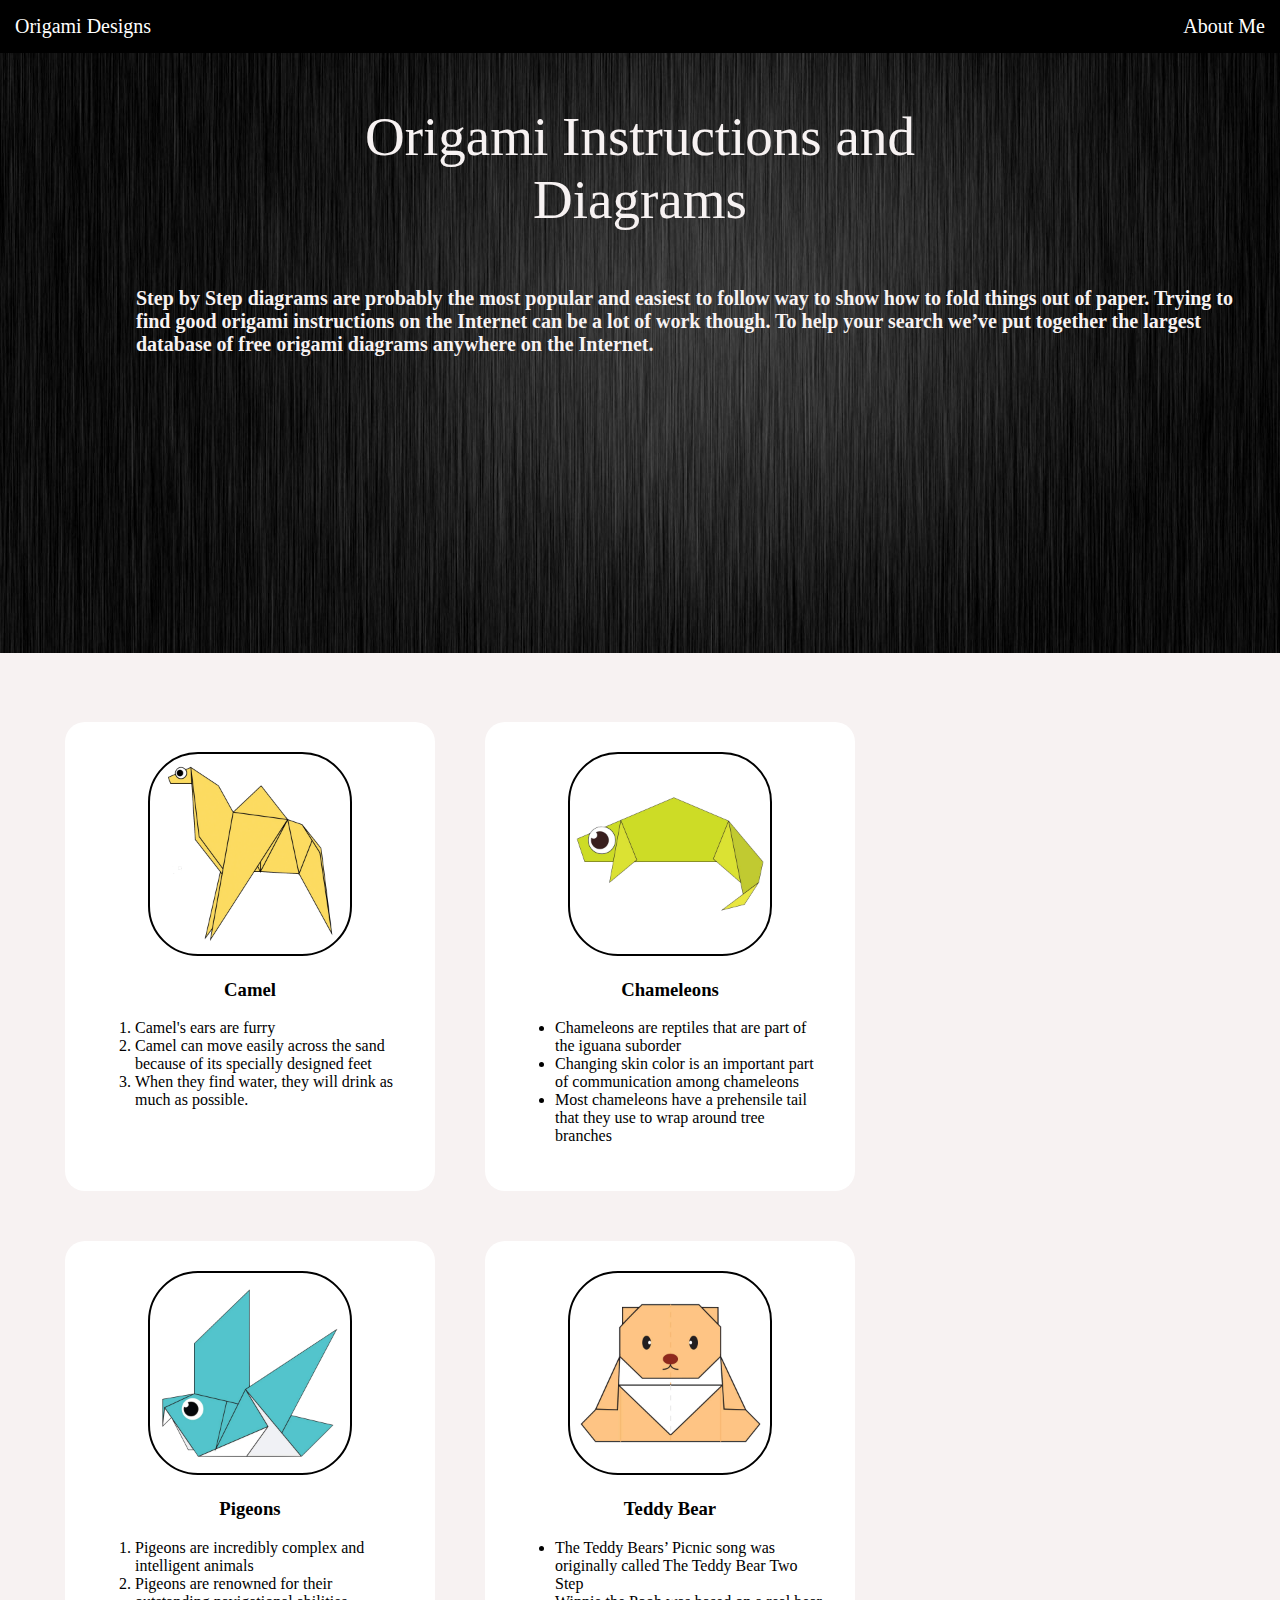
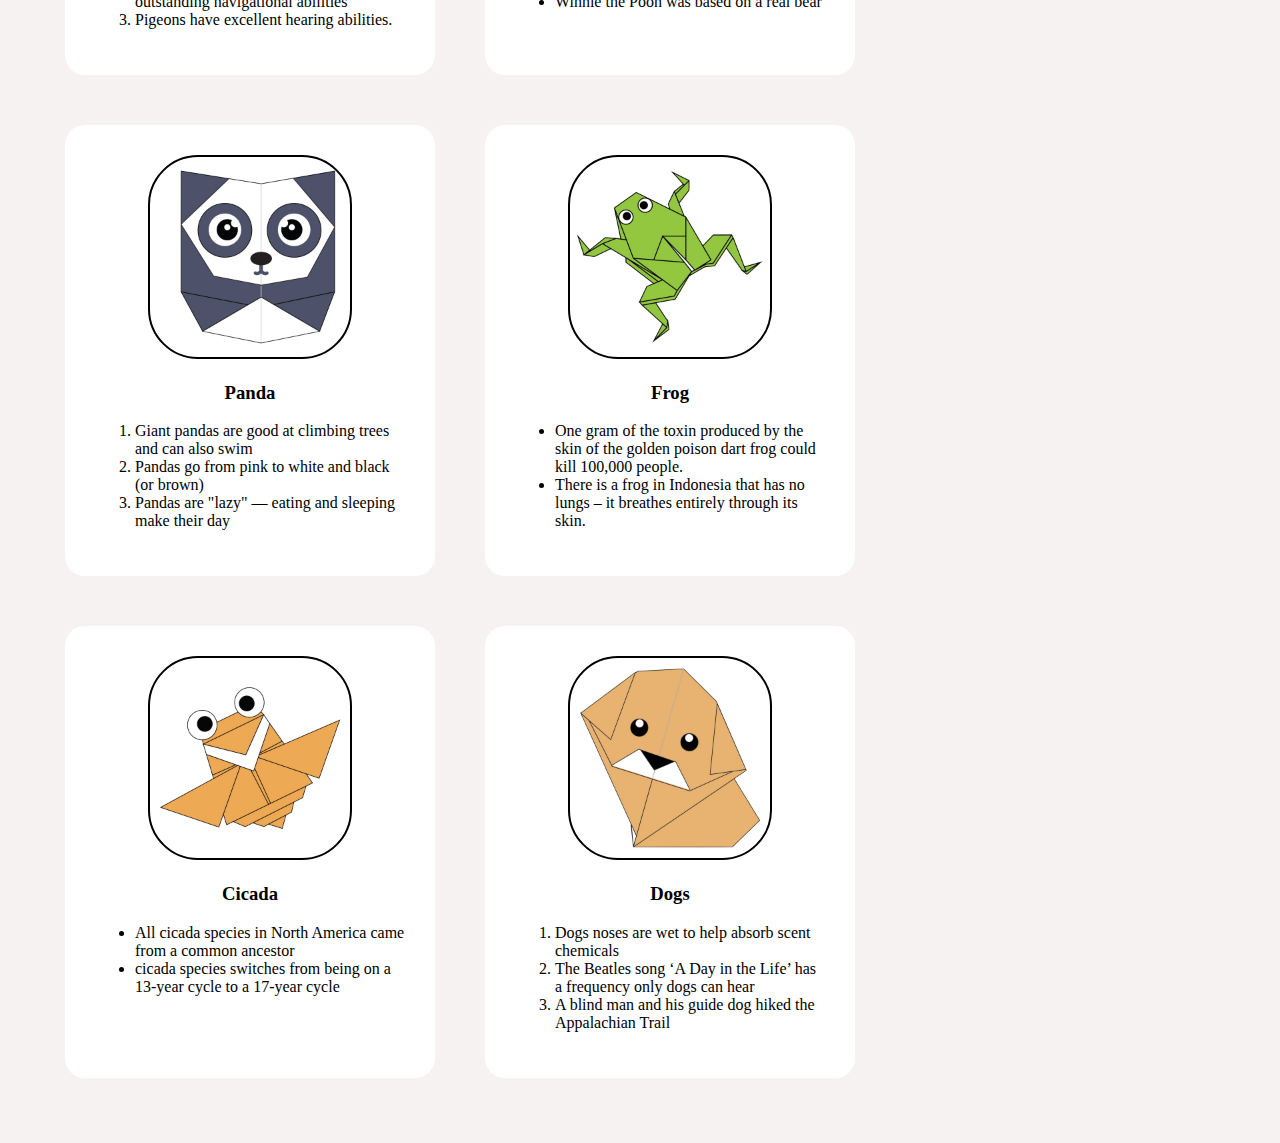
<file: index.html>
<!DOCTYPE html>
<!DOCTYPE html>
<html lang="en">
<head>
    <title>Origami Designs</title>
    <link rel="stylesheet" type="text/css" href="styles.css">
</head>
<body>
<div class="header">
    <div class="menu">
        <div >Origami Designs</div>
        <div ><a href ="about.html">About Me</a></div>
    </div>
</div>
<div class ="bodyimg">
    <img src="main2.jpg" height="600px" width="100%">
    <p>
      Origami Instructions and Diagrams  
    </p>
    <h3>Step by Step diagrams are probably the most popular and easiest to follow way to show how to fold things out of paper. 
    Trying to find good origami instructions on the Internet can be a lot of work though. To help your search we’ve put
    together the largest database of free origami diagrams anywhere on the Internet.
    </h3>
</div>
<div class ="grid">
    <div class ="origami">
        <center>
        <a href ="http://origami.me/camel/"><img src="camel.png" width="200px" height="200px"></a>
        <h3> Camel </h3>
        </center>
        <p>
            <ol>
                <li>Camel's ears are furry</li>
                <li>Camel can move easily across the sand because of its specially designed feet</li>
                <li>When they find water, they will drink as much as possible.</li>
            </ol>
        </p>
        </div>
    <div class="origami">
        <center>
        <a href="http://origami.me/chameleon/"><img src="chameleon.png" width="200px" height="200px"></a>
        <h3> Chameleons </h3>
        </center>
        <p> 
            <ul>
                <li>Chameleons are reptiles that are part of the iguana suborder</li>
                <li>Changing skin color is an important part of communication among chameleons</li>
                <li>Most chameleons have a prehensile tail that they use to wrap around tree branches</li>
            </ul>
        </p>
        </div>
    <div class="origami">
        <center>
        <a href="http://origami.me/pigeon/"><img src="pigeon.png" width="200px" height="200px"></a>
        <h3> Pigeons </h3>
        </center>
        <p>
        <ol>
            <li>Pigeons are incredibly complex and intelligent animals</li>
            <li>Pigeons are renowned for their outstanding navigational abilities</li>
            <li>Pigeons have excellent hearing abilities.</li>
        </ol>
        </p>
        </div>
    <div class="origami">
        <center>
        <a href="http://origami.me/teddy-bear/"><img src="teddy.png" width="200px" height="200px"></a>
        <h3> Teddy Bear </h3>
        </center>
        <p>
        <ul>
            <li>The Teddy Bears’ Picnic song was originally called The Teddy Bear Two Step</li>
            <li>Winnie the Pooh was based on a real bear</li>
            
        </ul>
        </p>
        </div>

    
    <div class="origami">
        <center>
            <a href="http://origami.me/panda/"><img src="panda.png" width="200px" height="200px"></a>
            <h3> Panda </h3>
        </center>
        <p>
        <ol>
            <li>Giant pandas are good at climbing trees and can also swim</li>
            <li>Pandas go from pink to white and black (or brown)</li>
            <li>Pandas are "lazy" — eating and sleeping make their day</li>
        </ol>
        </p>
    </div>
    <div class="origami">
        <center>
            <a href ="http://origami.me/traditional-frog/"><img src="frog.png" width="200px" height="200px"></a>
            <h3> Frog </h3>
        </center>
        <p>
        <ul>
            <li>One gram of the toxin produced by the skin of the golden poison dart frog could kill 100,000 people.</li>
            <li>There is a frog in Indonesia that has no lungs – it breathes entirely through its skin.</li>
    
        </ul>
        </p>
    </div>
    <div class="origami">
        <center>
            <a href="http://origami.me/flying-cicada/"><img src="cicada.png" width="200px" height="200px"></a>
            <h3> Cicada </h3>
        </center>
        <p>
        <ul>
            <li>All cicada species in North America came from a common ancestor</li>
            <li>cicada species switches from being on a 13-year cycle to a 17-year cycle</li>
        </ul>
        </p>
    </div>
    <div class="origami">
        <center>
           <a href="http://origami.me/puppy/"><img src="dog.png" width="200px" height="200px"></a>
            <h3> Dogs </h3>
        </center>
        <p>
        <ol>
            <li>Dogs noses are wet to help absorb scent chemicals</li>
            <li>The Beatles song ‘A Day in the Life’ has a frequency only dogs can hear</li>
            <li>A blind man and his guide dog hiked the Appalachian Trail</li>
        </ol>
        </p>
    </div>
    

</div>
</body>
</html>
</file>
<file: styles.css>
.menu{
    display: flex;
    justify-content: space-between;
    background-color: black;
    padding: 15px;
    font-size: 20px;
    font-family: Century Gothic;
    font-weight: 400;
    color: white;
}
body{
    margin: 0px;
    background-color:#f7f2f2;
    
}
a{
    text-decoration: none;
}
a:link{
    color:white;
}
a:visited{
    color:pink;
}
.bodyimg{
    position: relative;
}
.bodyimg p{
    color:#f7f2f2;
    font-size: 55px;
    font-family: Century Gothic;
    position: absolute;
    top:10%;
    left:50%;
    transform: translate(-50%,-50%);
}
.bodyimg h3{
    color:#f7f2f2;
    font-family: Century gothic;
    font-size: 20px;
    width: 1100px;
    position: absolute;
    top:40%;
    left:45%;
    transform: translate(-40%, -40%);
}
.grid{
    display: flex;
    flex-wrap: wrap;
    margin: 40px;
    font-family: Century Gothic;
    
}
.grid img{
    border: 2px solid black;
    border-radius: 50px;
}
.origami {
    
    border-radius: 20px;
    background-color: #ffffff;
    padding: 30px;
    margin: 25px;
    width:310px;
    font-family: Century Gothic;
    
}
.origami:hover{

    transform: scale(1.2);
}

p{
    text-align: center;
    color: black;
}

h2{
    text-align: center;
    color: black;
}
</file>
